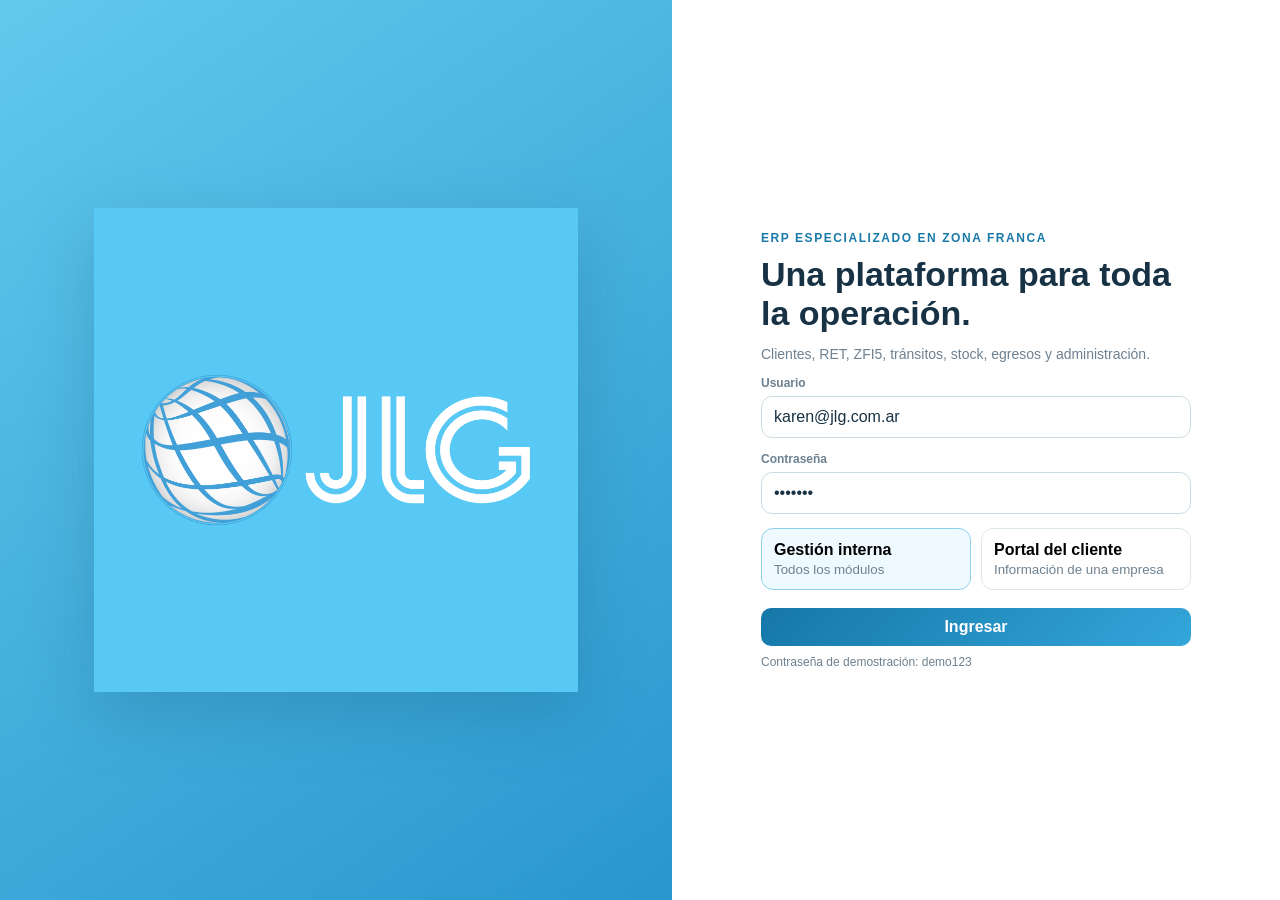
<file: index.html>
<!doctype html>
<html lang="es">
<head>
<meta charset="utf-8">
<meta name="viewport" content="width=device-width,initial-scale=1">
<meta http-equiv="refresh" content="0; url=erp-v2.html">
<title>JLG Control</title>
<script>window.location.replace('erp-v2.html');</script>
</head>
<body style="font-family:Arial,sans-serif;padding:24px">
<p>Abriendo JLG Control…</p>
<p><a href="erp-v2.html">Ingresar al sistema</a></p>
</body>
</html>
</file>
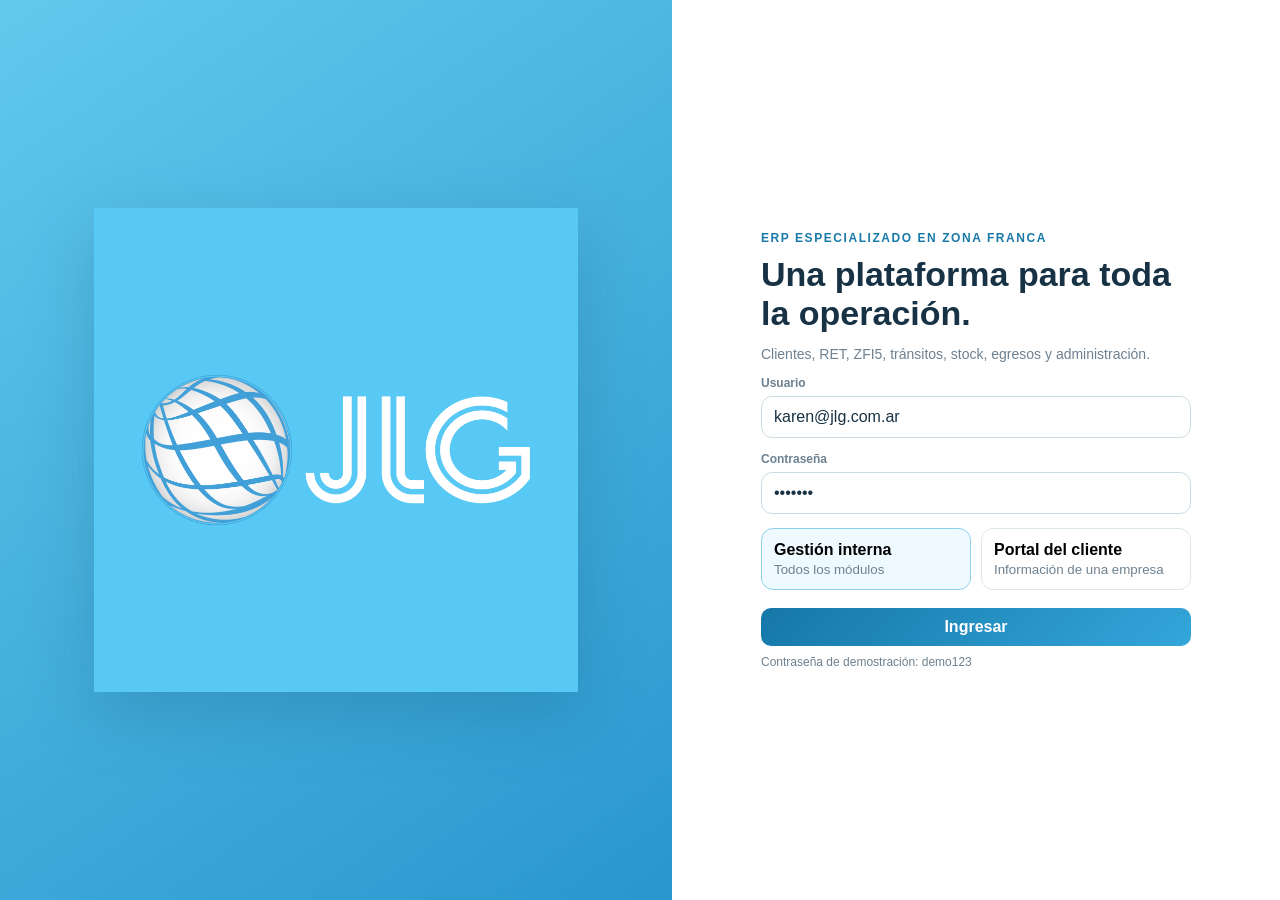
<file: erp-v2.html>
<!doctype html>
<html lang="es">
<head>
<meta charset="utf-8">
<meta name="viewport" content="width=device-width,initial-scale=1,viewport-fit=cover">
<meta name="theme-color" content="#0b2130">
<title>JLG Control · ERP Zona Franca</title>
<link rel="stylesheet" href="erp-v2.css?v=1">
</head>
<body>
<section id="login" class="login">
  <div class="visual"><img src="jlg-logo.png" alt="Logo JLG"></div>
  <div class="login-side"><div class="login-box">
    <div class="eyebrow">ERP especializado en Zona Franca</div>
    <h1>Una plataforma para toda la operación.</h1>
    <p class="muted">Clientes, RET, ZFI5, tránsitos, stock, egresos y administración.</p>
    <div class="field"><label>Usuario</label><input value="karen@jlg.com.ar"></div>
    <div class="field"><label>Contraseña</label><input id="password" type="password" value="demo123"></div>
    <div class="roles">
      <button id="internalRole" class="role active"><b>Gestión interna</b><small>Todos los módulos</small></button>
      <button id="clientRole" class="role"><b>Portal del cliente</b><small>Información de una empresa</small></button>
    </div>
    <div id="loginClientBox" class="field hidden"><label>Seleccionar cliente</label><select id="loginClient">
      <option value="EGT">EGT ARGENTINA S.A.</option><option value="Yamaha">YAMAHA MOTOR ARGENTINA S.A.</option><option value="ZMG">ZMG ARGENTINA S.R.L.</option><option value="Ferrum">FERRUM S.A.</option><option value="Cetrogar">CETROGAR S.A.</option><option value="Mondial">MONDIAL</option><option value="MRT">METALÚRGICA RÍO TERCERO S.A.</option><option value="OTR">OTR MAX</option><option value="Syensqo">SYENSQO ARGENTINA S.A.</option><option value="Prevent">PREVENT GAS</option><option value="Lilus">LILUS</option><option value="Pampa">PAMPA</option><option value="Logexpor">LOGEXPOR</option><option value="Bracol">BRACOL</option>
    </select></div>
    <button id="loginButton" class="btn primary" style="width:100%;margin-top:18px">Ingresar</button>
    <div class="muted small" style="margin-top:9px">Contraseña de demostración: demo123</div>
  </div></div>
</section>
<section id="app" class="hidden">
<header class="topbar">
  <div class="brand"><button id="menuButton" class="btn ghost menu-btn" aria-label="Abrir menú">☰</button><img src="jlg-logo.png" alt="JLG"><div><b>JLG Control</b><small id="environment">Gestión interna</small></div></div>
  <div class="top-actions"><select id="globalClient" aria-label="Cliente activo">
    <option value="EGT">EGT ARGENTINA S.A.</option><option value="Yamaha">YAMAHA MOTOR ARGENTINA S.A.</option><option value="ZMG">ZMG ARGENTINA S.R.L.</option><option value="Ferrum">FERRUM S.A.</option><option value="Cetrogar">CETROGAR S.A.</option><option value="Mondial">MONDIAL</option><option value="MRT">METALÚRGICA RÍO TERCERO S.A.</option><option value="OTR">OTR MAX</option><option value="Syensqo">SYENSQO ARGENTINA S.A.</option><option value="Prevent">PREVENT GAS</option><option value="Lilus">LILUS</option><option value="Pampa">PAMPA</option><option value="Logexpor">LOGEXPOR</option><option value="Bracol">BRACOL</option>
  </select><span id="userPill" class="pill">Karen · Administradora</span><button id="changeRole" class="btn ghost">Perfil</button><button id="logout" class="btn ghost">Salir</button></div>
</header>
<div class="shell">
<aside id="sidebar" class="sidebar"><div class="nav">
  <div class="nav-title">JLG Control</div>
  <div class="group">Operaciones</div>
  <button class="active" data-module="inicio">⌂ Inicio</button>
  <button data-module="clientes">◉ Clientes y contratos</button>
  <button data-module="ingresos">⇩ Ingresos RET</button>
  <button data-module="stock">▦ Stock y trazabilidad</button>
  <button data-module="egresos">⇧ Egresos y reexpediciones</button>
  <button data-module="operaciones">⇄ Operaciones / ZFI5</button>
  <div class="group internal-only">Administración</div>
  <button class="internal-only" data-module="facturacion">$ Facturación</button>
  <button class="internal-only" data-module="cuentas">≋ Cuentas corrientes</button>
  <button class="internal-only" data-module="proveedores">▣ Proveedores y OP</button>
  <button class="internal-only" data-module="tesoreria">◆ Tesorería</button>
  <div class="group">Gestión</div>
  <button data-module="notificaciones">🔔 Notificaciones</button>
  <button class="internal-only" data-module="rezago">⚑ Mercadería en rezago</button>
  <button class="internal-only" data-module="contabilidad">∑ Contabilidad</button>
  <button class="internal-only" data-module="tarifas">% Tarifas</button>
  <button class="internal-only" data-module="reportes">▥ Reportes</button>
  <button class="internal-only" data-module="seguridad">⚙ Usuarios y auditoría</button>
</div></aside>
<div id="scrim" class="scrim hidden"></div>
<main class="main"><div id="view"></div></main>
</div>
</section>
<script>window.EGT=[];</script>
<script src="egt1.js"></script><script src="egt2.js"></script><script src="egt3.js"></script><script src="egt4.js"></script><script src="egt5.js"></script><script src="egt6.js"></script>
<script src="erp-app.js?v=8"></script>
<script src="home-patch.js?v=1"></script>
</body>
</html>
</file>
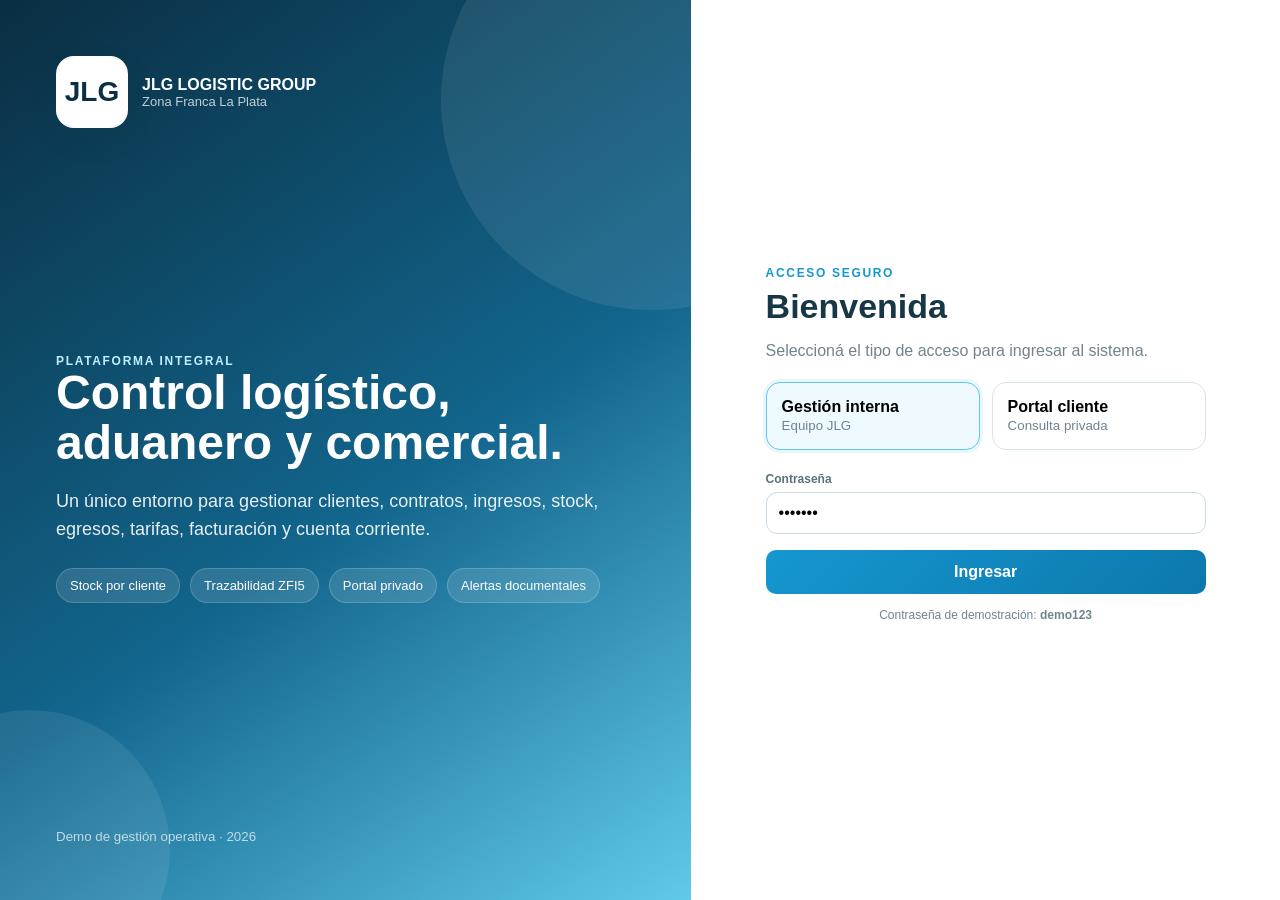
<file: erp.html>
<!doctype html><html lang="es"><head><meta charset="utf-8"><meta name="viewport" content="width=device-width,initial-scale=1"><title>JLG Control</title><style>body{margin:0;font-family:Segoe UI,Arial;background:#eef4f7;color:#173747}.load{min-height:100vh;display:grid;place-items:center}.box{background:#fff;border:1px solid #d8e5eb;border-radius:18px;padding:30px;text-align:center;box-shadow:0 12px 36px rgba(19,55,72,.12)}.spin{width:42px;height:42px;border:4px solid #dff3fb;border-top-color:#1597cf;border-radius:50%;margin:18px auto;animation:s .8s linear infinite}@keyframes s{to{transform:rotate(360deg)}}.err{color:#a73f3f}</style></head><body><div class="load"><div class="box"><h2>Abriendo JLG Control</h2><div class="spin"></div><p>Preparando el ERP completo…</p><p id="e" class="err"></p></div></div><script>(async()=>{try{const b='H4sIAEXlY2oC/719XW/byJbge34FW0m3pNuSTH3ZshwprdhO2nfiJGM7vbgdBEiJLMnsUKRCUo4dRcDcp8EFduZxBljsPjR2sYt56IeZfligH6//yf0le059sfglyUnP9sV1yCJZdc6p812nSg+/sn0ruplT4zKaucOH+NdwiTcdlGhYgntK7OHDGY2IYV2SIKTRoLSIJvVeSbR6ZEYHpSuHfpj7QVQyLN+LqAdvfXDs6HJg0yvHonV2U3M8J3KIWw8t4tJBM9lFdElntG75rh9ovdw3x61Jpw2vRk7k0uEfnz01DuFh4LvGX/+vcXz20njmT29/CSPH8h/u8JcehtEN/HOvH/h+tKzXPXJ10xc9HfDbVv9+s9WedPfgfuwuKNx29/esCdxaN8Tr399tWz1K8Om0f5/SSWeCr0b0OoJX99p7HbydLSJqw7uTXmffhHvX8aAnu0e7dAy3Hy6dCO4nE+zWf9e/32r22rs9fEICGGPc2SPNDo5BoJdxt8N7DS+J7X/om0bTnF8bbfwTTMek0tyvdbu1vVatYe5XV39Yjv3reuh8dLxpf+wHNg3q0LIa+/bNckaCqeP1zYMJ0Ko+ITPHvemfAE2D2jmd+tR4dVIbBTAXtZB4YT2kgTM5GBPr3TTwF57dvyJBBVGvHrAJEfeIfXU1XkSR78FkzhdRLaQutaIaPiEBJUscr+94l9BhtGpcOrZNvaXthHOX3PQ936NfOTNkFOLBY9cHIJczx6tfUmd6GfWbpnl1eSBfnwaOfYB/YOAZtESMPRYzL+w3G2ZvEhiN/dYk0OFGWot+61dOuCDucu6HwHW+1w8odOFc0QP/igYTFyjMwdO/xwkkQX0aENsB/qs0O12bTmv3TdKinZZhfl0Dttnt9iyj24Xr3aa1T8cwT+bX1YM5sW2ci+7u/FrhMHHp9QH+qdtOAJRCQDgSBz8tgGknN3XB6/1wTkBSxjT6QAEoTvcsPv0xnfgBrSUbyQSmdil7KpUOFNZkHMJwET0QLIKYLcJ+1/xax5vxVwu4S/4f6FvNHXjJRLnfaQFbHohp4zcBu6439/Am8udwiQy8yoOUd9LqaZ3wG5dOIvEhQAyMNuvX92Uvfh34+t0yQVviOlOvDnI2C/sWRQ4/mJJ5v9mBDrJT/7HueDa97jdFfyAwApa9VgwKu07Sq9nDpiSjJRkVrmD6EoDosoNKp8rF8QMfZd8U4gkyTAF9Nua1lH7+Fb+BmQCB8oFT5jfLNUgdzMg1V7X93RYjmvrMuGwu48E6OBjyuhK8htk9kErDAM3TS3491z5uZj/ePfCBeZ3opt/YF5/NHdcNl1kx+BDA7OAfPk04z3zcOrJMq6PGZR0YIBTeUkrWPmjCZjszN/v7+8nJyXJzs1UVH/Wb0AmIhGMbOa/1qtqU4FCSewEMutw03xLOTiv+0CKBLVgMFF2l0wGMa0xhrBr0ho4D/4NO2xaTgQh6q6M+wN4azQ6dHaCGrUcBaGuQwll/MZ/TwCIhTTAZWrIkk/VMU4fEuGxpo7U7ivr9PSCLabBpZ1ZtqffLWgBgsLq0jtgvt9HRoKDh/3yeW/FIrRYOxTtTU9vsqmnVZoiPjrxWzQhfSj4RFUYjphD6qEcOrEUQAg5z38Hp4SM2iIVCsxSf61ii4U+OA3afsKGuY6OM/2tLk7y/X2uZZq3V7gDz7FZXLhlTVxFn7PrWu4PU7KZmRyp68D6ae1TSqMloZIAlWeXbWc5RyEdZqt23xrZFO5so1kQNKcmPXzPw/EXEvBi01Xzs/[base64]/1YNMp9nnL5VA4Yfk2ApTXBqDN2IxqQ42OQKrPexJKKmwRwYZVkxmHh3w3wYU1nXFk45TK+9nf/BTAB732gAsk4d/Q3pPO1qvtNulr6tHF8j60tsskYpX4NRuE6YCxreAYcFBAfMGC/XW9jYAe7lsw030xnzSm5A5WxjT1q7jB/[base64]/xZvbPMl/6AzimJKp0aCD+EORWzBpqgWhVftdd/1c7/qrX+q1bmK+bM57tVRb5IkmsSJnh3bcT3bu5szl2w17aJ/rkY7Gvx9r6ZYepUUuA+tSf7E1sG9ixCZXE9n3cY2WhwhzeXz/XQIes94ddhFPjetNBdbu0ng0M1ajgjYI7yApSQp1jqLA+4/DLvICUXzBgm+jcu20o2wLqSMQRHyOVLNUlkEfl34g80iayjrIOP3OmSeUj78iJtS6PLWmQvC3W1RERzyHYhwGlltD1LWzJbhmEAk9voMsn2XYiLLBW69PbMPVuHpim1bZ71S9tKE8LbVRT0XRJGdevScW0D0EgCjb4XsafxlDoeU59FM6tycYDs/mZPpJlncf13CZxpZ9KlST/Mfwcsh6nctE5o21biRXynylBIvmnTHu0lI3iCbOx4Ez85eA9IPpYEb3X2KNldNZCwW4fjBUpNuQgGV8KYcJGKkX/ab+7Um+g9+i466Bk1z4y/PgfUs9O5njxZEh0ObeeKhQOC45nnj5/340ENrmY0XcAFLsfo9DJGJz04QxM+vlsQuZVzm044wCg57k5BLJMTRLN3wMK6EPwudW+ER6h5LkkKJ/FxLpci7yUGvT9p2Xv7Y/lNlgvtSQ/sQfKbMaXtSUt+k2FxHhomP4FAkFhk1Zj5Hr3hxgPwdQh6YosZDRyrD5RbuOC0w32YFc154E8DGoYyWkwnZ0FczEk7d4qyPpXoi6cak7YojlC/Xhe375vpsF3zTTHPN5tHN2r+2p08XzTHaK6+m1HbIZU4q9s0uxjiLLdylVpMwFWEVRBUtURQtcqOtrfLB+PLNIVJvtR6i77Ys2Fw/JhHa1roDX6OJX3BmvDuxL+tmqby1sCTo8PQEuv+c+6STDoJwcx3JjGkh8QJZBMOPHtzde/hDl+LfLjDV1JxdW5476HwIwzHHpQY9UqGBfYvlHfDh6AVE02CvJknfE0kpxk8yxIulz7cgSfsMa6LosPFFlGfvXh6cn5xcmg8PXvx6iWCyR6xbhjIg5LK6e91U65Gafij7xHjCVh3ixjPiPESJoGIkfS/GlBqMSEJq8iBl+SgUqtMKKiO0pB1jJNODNSpIHKu6PqyOZQLwa5aAa4ZxF4QD4YybgzLB11iOcRtAPWbw4fz4SvPuP3Ng/cMkDk/8HwDwl9iTGmIswF2hseDNKyxFeiARD5cwnSCgsCrMAKtUDOovIdAypkQuJiAll8EQK7bXz0ceQG9EOgjCFh/AMA8Swy2wgHUQHYdnmPXxtxXMMCUYDt/[base64]/sTgxr5k2MC1dWwZlIg9YwItBOyppBVzETwSS944kNOQhPz4/QKBZaIsqcmHzgMhMTZnpXhwwSgxh20YGgQsXLjAyZy1SBaAeF5RlfGOnzjUtZVC43YWYGA+3PBQjs1vH/JlhVgRHkqQ/Tmy4PD46cXDHXEt2/5EZuSSGKc+yLAxCqbwgYOUTL324+nTTNtLMptn33xCg2AxyzSf+h5YRDdu3+HQSrQFRkxThPT234nCii2cMKTmQIQP4IeUDKyy0e+vCLgKg5INQtRstWN+UqR4zO4VIceRZ4jVBEPl+kvDE8G18ZzI2WAvHWOKX/XBEv6GmhKORkpUpBZIBfVZj0VfN+igUdAogbKFmAGHca3YNx6OhwJXAHXIBCthMIRNTFlHMp8r6OE6hh3tKQ3kI264kyqDZd+TTSoTv840CrMSiwcXDQYNqovw1LepIlPSY9TVY46o68owoxK1/LywCvKJcjhKXMwWASZtX0FrafgK3ILA8cUgPmreEaocR5Fe6vskf4FbprMWaEiY3CAt2TuczEkVzXw6AJH5bsOHmGvFTuFf1SNeJz5SqfPS8AVaCQEZGySpxRI6FD02oDEJL8c+twk6XcCSl4Z/+5f/LTA8AdPu+EXakSniuu+5N4m+uc4Kc3v+17+InoXWCplXIRyDO44T0Ch3jH/8NwU9cyuMs+OLTNdaP8wHyafD/xI9MV/ijuDBjILKyifDP/4f0fExd3zWgfdx4uT28V//LPpA7wXIGAW3P3vgZui95bPLoXTjktyijfl+4Uc0F/QHYtCXAPdivgCBvCt7MBdvkk+Xv/wsur/gfuAduwZ/DiLJaf5c/k/R9RPNs1xHd9BMEJvms9i//[base64]/1ys7tj7u+gq8va/HARwIuvzo+MVtdsmKZZri08HGn2119xUFTc1g17o1wDNUL7rUbXrDngZ2EwRfsNs1cDLg1gUk/ZqiD0YdYwLF6E/fIIdaPPAeVwkgXQ+untrzP6ESAAOrn9ss8VLMSk4Xd0GjUgEGqQoLyqMTK0BBnyvSiNMl2Tk6a+p1PmB2fKSaDIolokUdrNnWYrlyhNQHY7srQbzS8gyykJottfPOPZ7a9zjTDoEWGcSL67YcinKNMWlAHHUWcQc7+3t9vt1Jt3JYO5Y+4iGfbSZOglicDVhwFuBKd/lhodxLaQGmsIcUjAk4FpNU5v/w0iuJgUgMYEtMN3H2fTFBU6ggrMVU4ISrvd7nQ69W6CDgCqY/vrpURRIsMQ7TQ7/MeOfftLARUa+9uzxIsxeEcYDmvEOHLoFOwrAbdU0QGTBNffzRHXFB26gg48OEjIBfzXbDbrrTsyRKu3Y7ZyGWJ/a2XR636+VDxbWEBbAxCCKDjBDaIoW+iMCcM4RY5dQQ4RFGn02AVaNFutVr19dz1htnPp0QTp35Yi+19AkXMKIYxvvCQxKVgCiXw342gqIryRdoX5X9KqcCMjTAq4PjDHu2a7jT4OsEhr3zwt19gaGBPzs9NOHVmn1ynXcKkELFK4GMNfgrVtLhL3xcWLM+P42e1fDi/OTg5fGN3vX5ZrLJDpl//LMagliC/eAXJhv9VhpGEXs3a/2Wt0ahCCEJa4KT/zQ+MJWFcP/h3VTVBdACfSHAhu7glRRLJQFAu0zM7YpWyuvxCnVhqni9HjZ8dnL4yT50evzgGr0TOF0ejxYw2jZktgBBeA0X6jV4xQ63dDqG02/y4Pof39okl6/OL08ejcODx+fnF2+09PXj0dnSuM/u5cx6i9KzCCC8Co1Wzs6iiREDjPBe8WLh7XzU6M0/62OBUZ8ey8meYoD82uWYTm2fHLV8fnFy/OjaNjAxnz8OTw2fGFhuyfRqej70cavt2OKaew12IoN7stDeMjOr/9FZ1+o9XRZrC5LbbMMGdQa/Z6j/NQ6zSLUAO0zl4dXrw6g2k8Pb64/fOzk0MNLzaMQqrXEzjBBWDUBr8kxuglBMNA/kVw+xtRCLVasbkTCJ1RZo4S2AgDm8Wnax7m4dMunKrT0d+/Onk+AtkyRk+BJw9fPBspbF6OTl/qk7Qn0Nlj89PpZrA54ekKNAao5wVSzV4Gqceu/35B0cbqaEl7mWXBXu9JruooxOt89PzkAtB6gdJ2dvvnU1CJ8TQ9OT47e3Wqi1tbst/urslUSK/RKhK4w7q5F7Nga1sWVOYvq0ia5lEOei2zu07bS6ECITsfnZ2OjjQ+PH3x/Iipy1jpNyWGeIUqZbfX2C9Qk0d1sx1P33oMlXlzvCsfDHaI1s1bzMY0AEIfGiMDUOHT1cJASVepNuutacYDQFcWncPzkQsRIPXITxRCfp6y18346AyQBXcMAtf+bq8DIZMy1ZoXaS+g+1ZXdY/TUQBaJwatSDNyaM1eDrQyA3NjzIjnzBcuLYS22emBz6aBS6bEJhLW9hawNvdjWJnCEYA1cwDTAwTjp4Xr+BlnSMDV0d2dNA2bu9vAtRfDJTQUh0x34hVkL6zFXMT4mAUlRXA1e3vdRldBxqMGSa/mNnPb7MZwSRXDAWv1cgCLOa9oCvc7IEMFM9jUZhBEw6WRwVZUyiyVUxabIajN84IDmVJgadmXmI8pq5SlSkg8GISDoVyHa4DiDG7YohTwZyWsHhgibSF2vj6olO+L63L14N5k4fGcOCuDqlxVl/z168F5FDjeFFoakf/M/0CDQxLSShXLrAxrcN1wPMtd2DSslK+E/1399ElvJtwpTrXOOTlSrXasMqqPyv67cj8xABA5/cWY2Qh8GyBPvj4H9ky/7rOwLd0aCOuZhjFO0kD/WOJShlDGm/[base64]/[base64]/ocmCN5LxRxKNr5zIc1IKJoOTu+qDGWE/eMmWtijUG0veB3zJHiLeBI1XguXzT8PbupiRy8aLzgdzWRPhetj/ldTeTBReuI360OKoDQaw3RN58+pXCqVqoZ6quHFalvw0FSPGvA7YOMIAkiMk9tEDYCai8sWqmQ2nV1MCTfXjfYk5pZBRcu9/msDQ8PhP4HjefR4PuL02cDjZHLfLWrXMPYAhlEVV9gFYwo+7jhFQmsbCSgFi9GKVe/TfA5ljMYvOAquWbHdoy+m6cXdNgad2n4CostgNsNGDrkK06i8IQvmz5YMiwLRLq6Sq2vwvthw6XeNLpcGViBwpNRHAFcWymqJFkP5Q9Y2YXEQUdFK46RMM7aAOAT55ralWZ1Zcz++msaLhW0IjmZk/PZwBwJUYau5tI3CzMgpdVvs9/JEOuMvl84NEDSg1ftzPBN/3PBOieu7ccQZWnE1DdwesIAcMfpKwBUuE7ffANWQbhaCD9T9TnMzf0vYPAsD4jVLsZT8PmmFfOYc1tqPT5TlZCmQ7IlUdGPZQVtVTM1Dxw/cFD54IzDgwdL7n1hHnFBXOcjhr5VocGz85YQMiaRbFGsNLxYcIGBuQNEWbFYQJDRZacNQ1Te3P5sWEBaVvLFi5SuaGCEC8OmERAGoyoK8wBf5NgaNiJ6Rbm0MZE235ObuDRMLtWJ5daYIbCYI6Co5eAFMdLb/[base64]/1pWPgE8F2/Nt+sWGEQAxsbmm9WXydrFXXnTJRt503XHhN7RiXxkBc0y05xRTlTAqk740X6hs3bVoomZz5v/5sLMwNzMPOvhMIOUbKE7cSJTZYNYFUOX+Kf+qru4weUf6Y8QFDnEOT5qZIdMKP4+AJ3EVXCRojLLxWz1q1KtN4ejB3Pfuon/B3tGxwx3yGOtzjheUx4A//wuuYowMu4ug+u8Z6XqoqbC1nyoVpGuEoLaiBueTV2LFnsIJuEn6EamI0W18dM+/HbHQRiRwLEKq3BHZehGmNeBqaN3CXiF6BJZLM2zoUN8EY5G8p2bBRJvVWiUaTxko0yE5dsZY5QsmnW1u+5XeE2lVbFE8RH48pPnyT8MPUu8u+g1Isr+3CPAZhyB31XVrRpY2mN6gf7ZCSBf/nMFUQcwpnnHu8a9zOvJAqc0RGMXNOdEq30uMbVs+R99qEt/TxldyDOLNfeZmVBFj/yGjiPfpClot8azxf0yo/LWoU8vC30c9t38XMVojxRkvXX9KRA1kFinpBIsUj/Nu32gLUXOh4cDiLNyee6c4dyOgxfLoJvD7RcwEW/Ti7YFsIdV8kYyvR+tnN8qpyCtd5xEeBimRnJHec9CyGP/ecAWNUFo/5RFUuudTm3NwFi75pMHvDK4MeL0CJajX+mXpg/OacksC5LBjvW4dJ3QeIGpTPyEZ2B0EcpqRmHr04ugOxiLdsvDfVyVt4v146GnNMF1tBl667l4yeMmqr0WhYog7/qs2lNVUf/ILk0XWKtmCL7CWeRwoLqvGrykFmlUjzz3EppbJC0128PMHWq1AOwgO/By9a7QQXiD1Gh7gcziNJZjlWjN3uXTcWAc5bQhQcyGRtTiXd7iQexJN/N5BLD39+q4szHN0LaVUMsR6rph1jtxpbzmgfZuqnl6wyJrpG1VMM2dtbS7CyzqSrrOS7eaIBvcXW5igVQWUergbUmWXtpKW1VzXsoNELimdXgxSeZNlZ8skoNymPZFUvtYrXJCqur8QYNeuplTqtVjCLvGYtKsjjlWDdqO1FdbNjgXh/KAPbh2KvScDQOEtXZOQ7CFiY+waoqqfV+kCMJTPqTawq1ySBXEtirIudlD3IUNPBE5av3nz695rxQ4xNaU1SrCUK9EbgY5dRqRpz0f1+tfvNN5avJp0/x7IPOn1R1ceYyV65qrktSGKvMB+Z04NsswoQ7nPN0XR62oU1eOhFboH1EyjtOxjp2tVrNaA/2LjwSM2WlqOvZ3PgBqwwG8NqnT0tepSXLs9ZXZOWU6umVWBuLr+CNzy69UgVX5dX6RKdjPyo/cUDXQrCk9i6V+8zTxPhJttTKR8zpQftIMUz31TY+ZvpwV5++DQ6L0Jm+wzfzXU7uauLO30O5S+AH372iwRY+Zis38wRRHocSpgL8PbYbDyM/7U21xTXpOSSsf8pxEJZa6do8X4AbjaLPmILN/UzZgMJPhebL/xqYZs23XD0Wuy4pd0U5Egl7kXIyOKdlmlVBaObJiUdSn6TcEh2s2Goas9ufryEiWYOdNCul4fq9sTFzSGueSJJtyyLC3WNioryCYgJK2Vj9/3DtNDAT3sga2qGZzmMN3cEpxk4ouTsgF+e/c3Ej2+D2vPHX31ApuXRKfkqjl/Dmnx0/rWOBQb3RaJRyeIJvYlf7Jo+SWVpi/7TwojTv8S2GYHRpyZgt3MiZKy9gK9ZTwbhUjGRr9cSzNOsmRPhMKdqyZE6mjVeBZx7odTDbzMYpIGOv5RLl42XGAiuXVS24JLF5WOlGF/E2cyXzOPucVUiptHLl62pxJ8rw5svI7S+ew3dnE1UJU9xZbLfz1TjQ2zUC/ycfGM/hhYH5nWGdqbm9uhNKWXCd2CcpeE6eCJoUm5EF3heEo3q+qIZLI5FjsTier0mqjDk8DDDW5wt4uv0XcieHyV2nLw70N6SnQnJFZX7q6QLwxaCfzMZO8b5BtgnzKXMLArkvHVdh2J7tzL7MdMCrOSmpkHeZqEsS/iNWyPD6ghX7PIY39TVbGFHZPmPKcGE5hQAPzxD7vajH1qGSW34b5eyK+tnxxcbMorYREpy6QyA9AXMIDAZzy7Ufbi5O6kO2NgZ2T5zVgG8ge2CHoEgKvDuWTL90QpZ1c7/Ep2s2DO7W2TEM22rO/B3xKt8ha5HYYmmh2bn9bYaHXgDaUZxlLzY+sjhVF1atuxHbA8GX/XDHVFBgqFn5q1E38k4Dyev3CUU3Xq5QMeUUBM7YzzVjWNyX18kFO7YSpAIASynZnLdfkohx6A5wDBYR+flfbNRULZjhJMuxfbrbTfEIQmpwMI3DBvsom/TDzcG69c6bE9HHSUEfzhZ9nJ4c7hxdjAyA5Oyi2HfImzm+MA9kfAmKBjjccIH8d3A/ij2bhA1QPcZqWdPQ+ixtUMBcXUT0DLdd/8BugpTSyJ6YACQ8Y4snuYq/xRT/Zn4pNhrSwfcx/MTThSCEwGNrsNYA19fZbugUSxWuWugVBYe+gy4q+qkEz7YJKOc1g0p+WbPgPTyxsTh6IlfeUC5vf8Gj3LBoezHm1+u7+EHTzjyukHG5vte7yHhpk5U2XvhYTUsio8PSPQH7AllOFg998w0+cLIPHpWLgD/KVEDgwippGMexQZkvKJBlTtj5MHE1ROxoiOX+cr+cX8IwPKJjKv126GM2hmknXKjDfnK6ZF+rjP2UVaHrLSh7C22nPL8FQKfXeKQNMgjLfOgHCmmnDtVYqUktnrKaQeQiLaiNhVqeLUqYyMkrfXA82/+A5597UaVaYpFzgJi/PHqyxgVSUhx/cHxt0WLrnK2lWLPwkqM32cp37npLMSVqEJyDc6FFbnH1D68Q58U/Wxx6w4ZPHXpTtPKy0SV4i9m0jVkUDe2I29jtFnzi/SKZR2J7U6Zd7RDacsknLkMoJQsZklWXeSs+2jxm1nHYZ9pbiHZ2BYe/5Uwq6kXpEVczLbnfZhLtmrSqNHsSzrwsuzXIDPcoCwD7EtOo4SCDWDIhn6SdtmjKcvIvxj/BdPBPwsp1desUvIXF+KoK3GJtIbaxIgYsDBc5+XgaE/pbLznJBgqiOnijqhNHkoCye4kVQWQW2zAwAU7AksAYJrvxA14/c4OrLGh6MXTQD3Ariha+l5ECU6epo1A+I2g490FTOtHCjoH9spiBiZC/[base64]/BlenJ17CcBoEx3JE2ehnQnMMM0p4CsVSeT9wfuYuA5G6cQ4wXkBLn/DTyHP1lYp3fWL/WIkXNdFKKL2l7JdoBZWTsBuvwe3y6AfjnEaVDbugrKos/WOFfdWqVseqfKrr/A1ZaZiUwWfAHwgUEuELMHoqfBGd5EQvhcEIPwg03mjXMGI7gTE34RK7JgLJ2FJQ7YrYuNyc8giEo8CO26L2YLk6YMUcchUbqLUEp+gr8fw1I+WbavJ2IDdIS+qzbT3smdoSreoo4/3Mcjcz28tsir3K1w32r9imLPyJ1UFywIbs49vBtbpOv8M6xxfYRfrprI2PZu3Vpp02mSPLwNs41yscsUI+xO3FXPdgynlGPFkeqdf7ErZ+a+OC8+Y45vcutz2RiUlx/xiY0g+LC23F3pncYlus3rW06qHcoqCkbynIX/3PKcdlPJNskmyxRTFudhPQ+trc/[base64]/wQRC4lzQPQKSEEI/42qZTipIxcbtJzMp9d0oIOw+3PLq/n/+I4hm0EFZGMkd1chVvRcf7jzdWJUIfN5dp451xQPTc5wp7FmZHhSFtDzVSPCKWaaj/Ob9ZOxPhWBJFb1UyIbYwYWYG9B2/Ryasefr9ADzC6KSVDJLVe080NKG5/IWFOZza5CQs6auZ2BD6+HxiHJ0/yljicSVFfhZFOvOycN0kBFo6mUlfQzfMMzVNr0+e3v2zIRm2Ia/A35xb4qwNMf+DeK3aPUplzymjBGoFicRH1JA8755s5Dnki+vZncJhDka24YaPwc8z/9g//PW/sv/3D/2gUZdqTsGvaMvkAs2ApiWM5ME0opZue2v+vVzAmuqxsqmEUZycUDFOtvR+Imkn+Bmf0+LGtP0bWjR8B7+kP4TZ+BlykP4Nb9YwdoSEqIwa8fgXpkTit8RGv5ui//4P9B37JvlLFGQMY7A8VrVpjB9id98yCyYHo/1v1wrcAwoEiQk7k8BY1rtzzLdZSswo313nkboXwumLn0c4v1lbOifxC14L8I1XGjTuES2qrsECqFtfX6HuaZHei2qWSrGbBmpe1natXN3Q/UlGqpemRtV0D6Wt823JOf0CfC5wyjeaxX5rqkNGS98mmOQVqgrj53t5Wh7KzI3gdLeWZrL8wnuOx4Ja7uKHGlITCRp8fPx+djwzPMcRhOb7c7Al+Bx7Lnt0TJo5c2JiMFecg6wtK4ANhvZ7zMS7YqRkzXp2U3gJGwzndagfYEDd8EZF9uMvK0J0jKlnWJvdWiIKy/P0S5+I3KeTLHEt9O4UtnF+J6TY7K3LPnCnaYKFvScjZpBBXuxXIgShOS3ylySY37uoZ53C9fCy12ULodHbA1aOy2hoNrvZPEEX34xf4SVOP2OGfZm3f3FEnweIhndPb3zwt1yQPMloXi4Fo2Lh3/0tirYwciENGNsqBfmg3X4Zlv1NjU03kRMp1zOvXlD/PZWIGDWOW9CuMBITnfrdIQAiOGHsLl/9OJ4KMZMdBwRES7War1wH7l9mO9yI+sTq59++zdhIK8ttYSRkWgNLb3+t080D5Ix6vtuHHa9YPrwqJYSLHgV8AAD/vLjv+MT8uySYG7iV2v5AGodiWSdJ0aBbtiFS/[base64]/OE3tUYBGyJ83cpRLniGIpzBTXcuSGEbGSFRuEfq7ROePVoGh2ALrtqni8K2ftSL/TJv2EBkkpXDZvRVvYsUDY55ukxbEJX6z3sxAIDioC4kQ46V+6hZ4f5MQPTsqzORKMxGLZl53YxIeka43WHU1HSi/b2hbvt6k9mniKybqNma/F8Slv1ufDtQL5OIs99eMa+erq3rq8O8rj2hHu8LFYwZSn9wUQ0V3Fp/dVqwf62X7EtuNHB0wtxAjgrbYplv0sGwyUPRmQ/54LVytfaRmfVfXgHn6v/RpZujxTVEvJXzWTuRPsRfzYV1mqWDpQfbEfJQOAaQMLCw7Fkadl/ffDIG4VOwwaZXgvSxABdFUc9blKHcmqxspZVGbtCUowOqoe8R0ynyfeyAzLXlI/B4bVUhoqmWx18pf3IKhJ/zhYmc9U/MteG3pMovttGXemJ38HEgbZ/Ntg5bXrSfEPFxUzaB4T6WlDfV/2c55z3J4DD4rO1I13r9xL8R9M5THo0egZK3dFo/uO3oD9g94pZ1jagBYE8dhj+9ezLM4YHMVesoufWdmXB/0AY2ApAPgKn3dO5xaKCB0ITRXlbV0/wB+a5T+GBJaVO0CX0cwd3vt/v7W/N+GTAAA=';const raw=atob(b),u=new Uint8Array(raw.length);for(let i=0;i<raw.length;i++)u[i]=raw.charCodeAt(i);const html=await new Response(new Blob([u]).stream().pipeThrough(new DecompressionStream('gzip'))).text();document.open();document.write(html);document.close()}catch(x){document.getElementById('e').textContent='No se pudo abrir el sistema: '+x.message}})()</script></body></html>
</file>
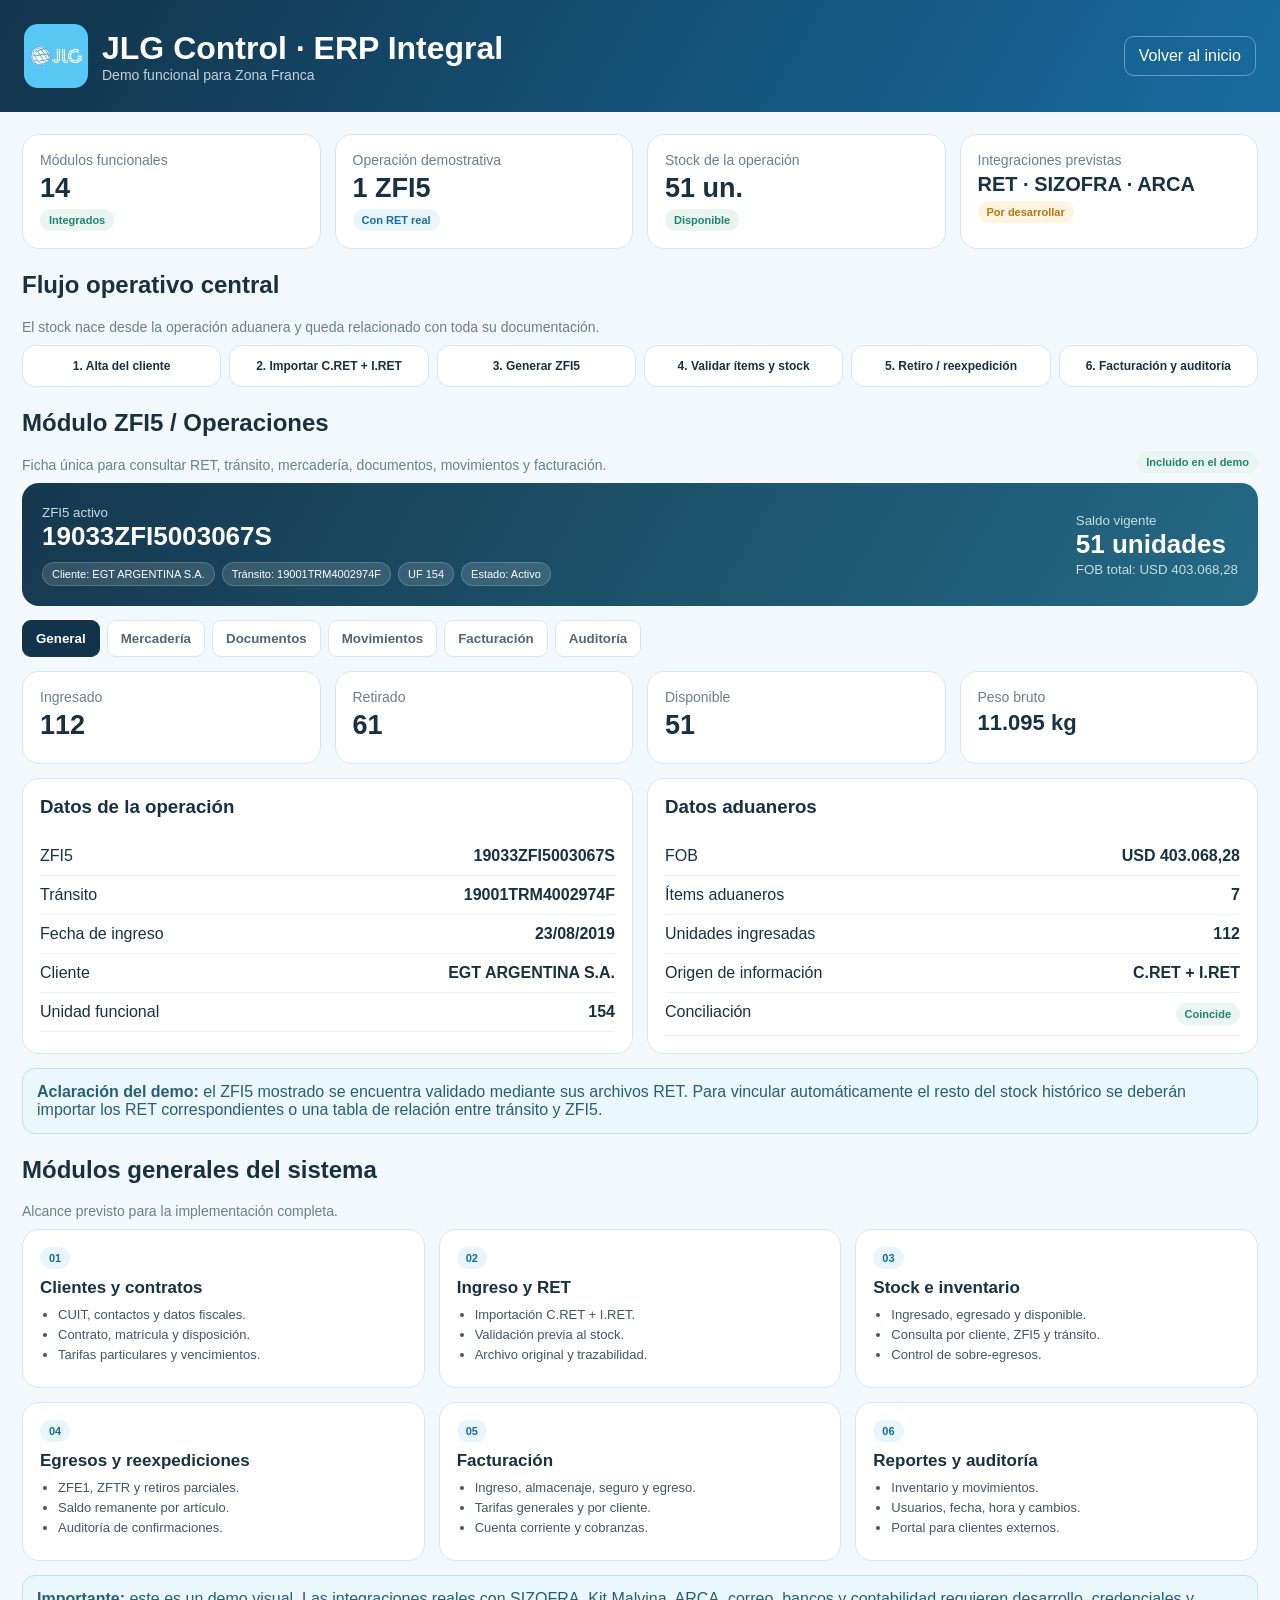
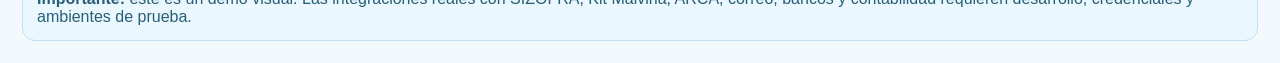
<file: sistema-integral.html>
<!doctype html>
<html lang="es">
<head>
<meta charset="utf-8">
<meta name="viewport" content="width=device-width,initial-scale=1">
<title>JLG Control · Sistema Integral</title>
<style>
:root{--sky:#58c2e7;--blue:#3599d4;--dark:#12344b;--bg:#f2f8fb;--line:#d8e7ef;--text:#183142;--muted:#6b7f8d;--ok:#23856b;--warn:#b47712;--bad:#b84949}
*{box-sizing:border-box}body{margin:0;font-family:Segoe UI,Arial,sans-serif;background:var(--bg);color:var(--text)}
header{background:linear-gradient(120deg,var(--dark),#176c9f);color:#fff;padding:24px}.wrap{max-width:1280px;margin:auto}.content{padding:22px}
.hero{display:flex;justify-content:space-between;align-items:center;gap:20px}.brand{display:flex;align-items:center;gap:14px}.brand img{width:64px;height:64px;object-fit:cover;border-radius:14px}.back{color:#fff;border:1px solid rgba(255,255,255,.35);padding:10px 14px;border-radius:10px;text-decoration:none}
.sub{color:var(--muted);font-size:14px}.hero .sub{color:rgba(255,255,255,.76)}h1,h2,h3{margin-top:0}
.kpis{display:grid;grid-template-columns:repeat(4,1fr);gap:14px}.card{background:#fff;border:1px solid var(--line);border-radius:17px;padding:17px}.value{font-size:27px;font-weight:800;margin:5px 0}
.tag,.badge{display:inline-block;padding:5px 9px;border-radius:999px;font-size:11px;font-weight:800;background:#e8f6fc;color:#176c9f}.ok{background:#e8f5f1;color:var(--ok)}.warn{background:#fff4df;color:var(--warn)}.off{background:#eef1f3;color:#667985}
.section{margin-top:22px}.section-title{display:flex;justify-content:space-between;align-items:end;gap:15px;margin-bottom:10px}.grid{display:grid;grid-template-columns:repeat(3,1fr);gap:14px}.grid2{display:grid;grid-template-columns:1fr 1fr;gap:14px}
.flow{display:grid;grid-template-columns:repeat(6,1fr);gap:8px}.step{background:#fff;border:1px solid var(--line);border-radius:13px;padding:13px;text-align:center;font-size:12px;font-weight:700}
.module h3{font-size:17px;margin:9px 0}.module ul{padding-left:18px;margin:8px 0}.module li{margin:5px 0;color:#456;font-size:13px}
.zfihero{background:linear-gradient(120deg,#15384f,#246985);color:#fff;border-radius:17px;padding:20px;display:flex;justify-content:space-between;gap:20px;align-items:center}.zfihero small{color:#c6dde8}.zfihero .big{font-size:26px;font-weight:800}.pills{display:flex;gap:7px;flex-wrap:wrap;margin-top:10px}.pill{padding:5px 9px;background:rgba(255,255,255,.13);border:1px solid rgba(255,255,255,.18);border-radius:999px;font-size:11px}
.tabs{display:flex;gap:7px;flex-wrap:wrap;margin:14px 0}.tab{border:1px solid var(--line);background:#fff;padding:10px 13px;border-radius:9px;cursor:pointer;font-weight:700;color:#526674}.tab.active{background:var(--dark);color:#fff;border-color:var(--dark)}.panel{display:none}.panel.active{display:block}
.row{display:flex;justify-content:space-between;gap:12px;padding:10px 0;border-bottom:1px solid #edf1f3}.table{overflow:auto}table{border-collapse:collapse;width:100%;font-size:13px}th,td{padding:10px;border-bottom:1px solid #e5eef3;text-align:left;white-space:nowrap}th{background:#f3f9fc}
.docgrid{display:grid;grid-template-columns:repeat(3,1fr);gap:10px}.doc{padding:13px;border:1px solid var(--line);border-radius:10px;background:#f8fbfc}.timeline{border-left:3px solid #d7e8f0;margin-left:7px;padding-left:18px}.event{position:relative;padding:0 0 18px}.event:before{content:'';position:absolute;left:-25px;top:2px;width:11px;height:11px;background:var(--sky);border-radius:50%;border:3px solid #fff;box-shadow:0 0 0 1px #cddfe8}
.callout{padding:14px;border:1px solid #bfe0ef;background:#eaf7fc;border-radius:13px;color:#285e78;margin-top:14px}
@media(max-width:1000px){.grid{grid-template-columns:repeat(2,1fr)}.kpis{grid-template-columns:repeat(2,1fr)}.flow{grid-template-columns:repeat(3,1fr)}}
@media(max-width:650px){.grid,.grid2,.kpis,.flow,.docgrid{grid-template-columns:1fr}.hero,.zfihero,.section-title{flex-direction:column;align-items:flex-start}.content{padding:14px}}
</style>
</head>
<body>
<header><div class="wrap hero"><div class="brand"><img src="jlg-logo.png" alt="JLG"><div><h1 style="margin:0">JLG Control · ERP Integral</h1><div class="sub">Demo funcional para Zona Franca</div></div></div><a class="back" href="index.html">Volver al inicio</a></div></header>
<main class="wrap content">
<div class="kpis">
<div class="card"><div class="sub">Módulos funcionales</div><div class="value">14</div><span class="tag ok">Integrados</span></div>
<div class="card"><div class="sub">Operación demostrativa</div><div class="value">1 ZFI5</div><span class="tag">Con RET real</span></div>
<div class="card"><div class="sub">Stock de la operación</div><div class="value">51 un.</div><span class="tag ok">Disponible</span></div>
<div class="card"><div class="sub">Integraciones previstas</div><div class="value" style="font-size:20px">RET · SIZOFRA · ARCA</div><span class="tag warn">Por desarrollar</span></div>
</div>

<section class="section">
<div class="section-title"><div><h2>Flujo operativo central</h2><div class="sub">El stock nace desde la operación aduanera y queda relacionado con toda su documentación.</div></div></div>
<div class="flow"><div class="step">1. Alta del cliente</div><div class="step">2. Importar C.RET + I.RET</div><div class="step">3. Generar ZFI5</div><div class="step">4. Validar ítems y stock</div><div class="step">5. Retiro / reexpedición</div><div class="step">6. Facturación y auditoría</div></div>
</section>

<section class="section" id="zfi5">
<div class="section-title"><div><h2>Módulo ZFI5 / Operaciones</h2><div class="sub">Ficha única para consultar RET, tránsito, mercadería, documentos, movimientos y facturación.</div></div><span class="badge ok">Incluido en el demo</span></div>
<div class="zfihero"><div><small>ZFI5 activo</small><div class="big">19033ZFI5003067S</div><div class="pills"><span class="pill">Cliente: EGT ARGENTINA S.A.</span><span class="pill">Tránsito: 19001TRM4002974F</span><span class="pill">UF 154</span><span class="pill">Estado: Activo</span></div></div><div><small>Saldo vigente</small><div class="big">51 unidades</div><small>FOB total: USD 403.068,28</small></div></div>

<div class="tabs"><button class="tab active" data-tab="general">General</button><button class="tab" data-tab="mercaderia">Mercadería</button><button class="tab" data-tab="documentos">Documentos</button><button class="tab" data-tab="movimientos">Movimientos</button><button class="tab" data-tab="facturacion">Facturación</button><button class="tab" data-tab="auditoria">Auditoría</button></div>

<div id="general" class="panel active">
<div class="kpis"><div class="card"><div class="sub">Ingresado</div><div class="value">112</div></div><div class="card"><div class="sub">Retirado</div><div class="value">61</div></div><div class="card"><div class="sub">Disponible</div><div class="value">51</div></div><div class="card"><div class="sub">Peso bruto</div><div class="value" style="font-size:22px">11.095 kg</div></div></div>
<div class="grid2" style="margin-top:14px"><div class="card"><h3>Datos de la operación</h3><div class="row"><span>ZFI5</span><b>19033ZFI5003067S</b></div><div class="row"><span>Tránsito</span><b>19001TRM4002974F</b></div><div class="row"><span>Fecha de ingreso</span><b>23/08/2019</b></div><div class="row"><span>Cliente</span><b>EGT ARGENTINA S.A.</b></div><div class="row"><span>Unidad funcional</span><b>154</b></div></div><div class="card"><h3>Datos aduaneros</h3><div class="row"><span>FOB</span><b>USD 403.068,28</b></div><div class="row"><span>Ítems aduaneros</span><b>7</b></div><div class="row"><span>Unidades ingresadas</span><b>112</b></div><div class="row"><span>Origen de información</span><b>C.RET + I.RET</b></div><div class="row"><span>Conciliación</span><span class="badge ok">Coincide</span></div></div></div>
</div>

<div id="mercaderia" class="panel"><div class="card"><h3>Mercadería vinculada</h3><div class="table"><table><thead><tr><th>Artículo</th><th>Ingresado</th><th>Egresado</th><th>Disponible</th></tr></thead><tbody><tr><td>EGT/JS31</td><td>10</td><td>10</td><td>0</td></tr><tr><td>30000050</td><td>2</td><td>2</td><td>0</td></tr><tr><td>30000022</td><td>10</td><td>2</td><td><b>8</b></td></tr><tr><td>S/MO</td><td>9</td><td>3</td><td><b>6</b></td></tr><tr><td>BANK END ADVERTISING</td><td>3</td><td>0</td><td><b>3</b></td></tr><tr><td>40001471</td><td>30</td><td>0</td><td><b>30</b></td></tr><tr><td>JP 6242</td><td>4</td><td>0</td><td><b>4</b></td></tr></tbody></table></div></div></div>

<div id="documentos" class="panel"><div class="card"><h3>Documentación asociada</h3><div class="docgrid"><div class="doc"><b>C.RET</b><div class="sub">Carátula importada</div><span class="badge ok">Disponible</span></div><div class="doc"><b>I.RET</b><div class="sub">Ítems y subítems</div><span class="badge ok">Disponible</span></div><div class="doc"><b>Tránsito</b><div class="sub">19001TRM4002974F</div><span class="badge ok">Vinculado</span></div><div class="doc"><b>Factura E</b><div class="sub">Adjunto y validación</div><span class="badge off">A incorporar</span></div><div class="doc"><b>Packing list</b><div class="sub">Repositorio documental</div><span class="badge off">A incorporar</span></div><div class="doc"><b>Fotos / comprobantes</b><div class="sub">Archivos operativos</div><span class="badge off">A incorporar</span></div></div></div></div>

<div id="movimientos" class="panel"><div class="card"><h3>Historial</h3><div class="timeline"><div class="event"><b>23/08/2019 · Ingreso</b><div class="sub">Alta del ZFI5 y generación de 112 unidades.</div></div><div class="event"><b>Retiros parciales</b><div class="sub">Egreso acumulado de 61 unidades.</div></div><div class="event"><b>Saldo actual</b><div class="sub">51 unidades disponibles asociadas al mismo ZFI5.</div></div></div></div></div>

<div id="facturacion" class="panel"><div class="grid2"><div class="card"><h3>Conceptos de ingreso</h3><div class="row"><span>Balanza</span><b>Aplicable</b></div><div class="row"><span>Digitalización María</span><b>Aplicable</b></div><div class="row"><span>Ingreso ZFI5</span><b>Aplicable</b></div><div class="row"><span>Verificación</span><b>Según canal</b></div></div><div class="card"><h3>Conceptos posteriores</h3><div class="row"><span>Almacenaje</span><b>m³ / día</b></div><div class="row"><span>Seguro</span><b>Sobre CIF</b></div><div class="row"><span>Manipuleo</span><b>Según retiro</b></div><div class="row"><span>Reexpedición</span><b>Según operación</b></div></div></div></div>

<div id="auditoria" class="panel"><div class="card"><h3>Controles automáticos</h3><div class="row"><span>Cantidad informada en RET</span><b>112 unidades</b></div><div class="row"><span>Retiros acumulados</span><b>61 unidades</b></div><div class="row"><span>Saldo calculado</span><b>51 unidades</b></div><div class="row"><span>Vinculación con tránsito</span><span class="badge ok">Correcta</span></div><div class="row"><span>Estado de conciliación</span><span class="badge ok">Coincide</span></div></div></div>

<div class="callout"><b>Aclaración del demo:</b> el ZFI5 mostrado se encuentra validado mediante sus archivos RET. Para vincular automáticamente el resto del stock histórico se deberán importar los RET correspondientes o una tabla de relación entre tránsito y ZFI5.</div>
</section>

<section class="section"><div class="section-title"><div><h2>Módulos generales del sistema</h2><div class="sub">Alcance previsto para la implementación completa.</div></div></div><div class="grid">
<article class="card module"><span class="tag">01</span><h3>Clientes y contratos</h3><ul><li>CUIT, contactos y datos fiscales.</li><li>Contrato, matrícula y disposición.</li><li>Tarifas particulares y vencimientos.</li></ul></article>
<article class="card module"><span class="tag">02</span><h3>Ingreso y RET</h3><ul><li>Importación C.RET + I.RET.</li><li>Validación previa al stock.</li><li>Archivo original y trazabilidad.</li></ul></article>
<article class="card module"><span class="tag">03</span><h3>Stock e inventario</h3><ul><li>Ingresado, egresado y disponible.</li><li>Consulta por cliente, ZFI5 y tránsito.</li><li>Control de sobre-egresos.</li></ul></article>
<article class="card module"><span class="tag">04</span><h3>Egresos y reexpediciones</h3><ul><li>ZFE1, ZFTR y retiros parciales.</li><li>Saldo remanente por artículo.</li><li>Auditoría de confirmaciones.</li></ul></article>
<article class="card module"><span class="tag">05</span><h3>Facturación</h3><ul><li>Ingreso, almacenaje, seguro y egreso.</li><li>Tarifas generales y por cliente.</li><li>Cuenta corriente y cobranzas.</li></ul></article>
<article class="card module"><span class="tag">06</span><h3>Reportes y auditoría</h3><ul><li>Inventario y movimientos.</li><li>Usuarios, fecha, hora y cambios.</li><li>Portal para clientes externos.</li></ul></article>
</div></section>

<div class="callout"><strong>Importante:</strong> este es un demo visual. Las integraciones reales con SIZOFRA, Kit Malvina, ARCA, correo, bancos y contabilidad requieren desarrollo, credenciales y ambientes de prueba.</div>
</main>
<script>
document.querySelectorAll('.tab').forEach(function(btn){btn.addEventListener('click',function(){document.querySelectorAll('.tab').forEach(function(x){x.classList.remove('active')});document.querySelectorAll('.panel').forEach(function(x){x.classList.remove('active')});btn.classList.add('active');document.getElementById(btn.dataset.tab).classList.add('active')})});
</script>
</body></html>
</file>
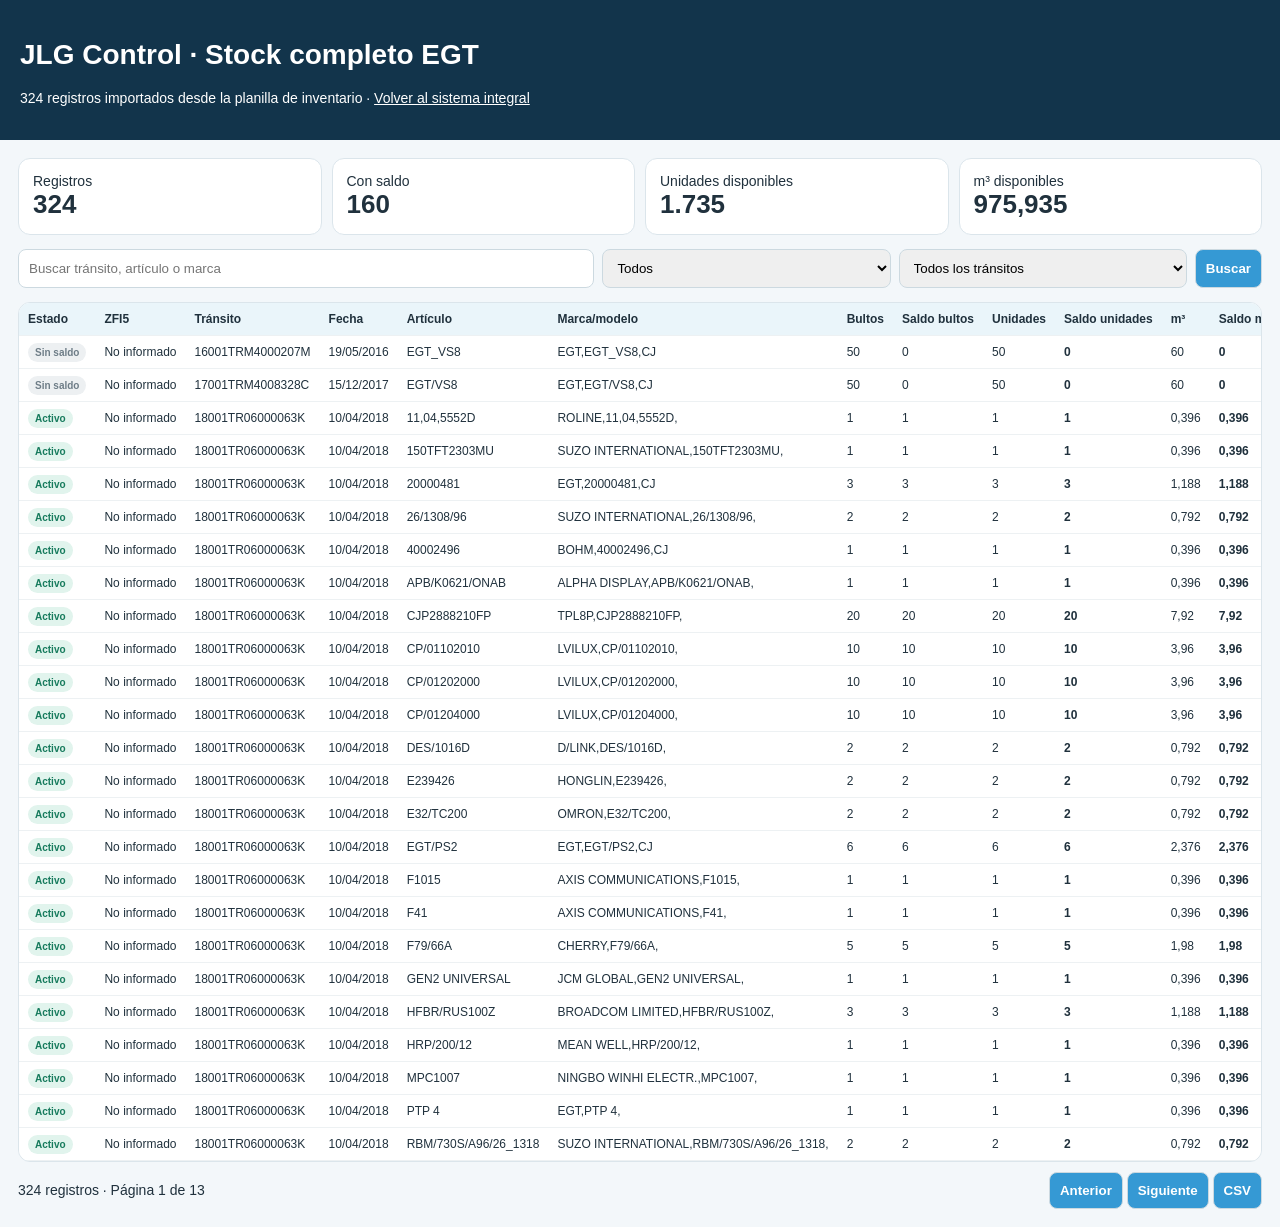
<file: stock-egt.html>
<!doctype html><html lang="es"><head><meta charset="utf-8"><meta name="viewport" content="width=device-width,initial-scale=1"><title>JLG · Stock EGT</title><style>body{margin:0;font:14px Arial;background:#f3f7fa;color:#20313d}header{background:#12344b;color:#fff;padding:20px}main{padding:18px;max-width:1400px;margin:auto}.k{display:grid;grid-template-columns:repeat(4,1fr);gap:10px}.c{background:#fff;border:1px solid #dbe5eb;border-radius:12px;padding:14px}.v{font-size:26px;font-weight:800}.tools{display:grid;grid-template-columns:2fr 1fr 1fr auto;gap:8px;margin:14px 0}input,select,button{padding:10px;border:1px solid #ccd9e0;border-radius:8px}button{background:#3599d4;color:#fff;font-weight:700}.tw{overflow:auto;background:#fff;border:1px solid #dbe5eb;border-radius:12px}table{border-collapse:collapse;width:100%;font-size:12px}th,td{padding:9px;border-bottom:1px solid #edf1f3;text-align:left;white-space:nowrap}th{background:#eaf5fa;position:sticky;top:0}.p{display:flex;justify-content:space-between;align-items:center;margin-top:10px}.b{padding:4px 7px;border-radius:99px;background:#e1f4ed;color:#177b5d;font-size:10px;font-weight:700}.x{background:#edf0f2;color:#6e7d87}a{color:#fff}@media(max-width:800px){.k,.tools{grid-template-columns:1fr 1fr}}@media(max-width:520px){.k,.tools{grid-template-columns:1fr}}</style></head><body><header><h1>JLG Control · Stock completo EGT</h1><p>324 registros importados desde la planilla de inventario · <a href="sistema-integral.html">Volver al sistema integral</a></p></header><main><div class="k"><div class="c">Registros<div class="v" id="k1"></div></div><div class="c">Con saldo<div class="v" id="k2"></div></div><div class="c">Unidades disponibles<div class="v" id="k3"></div></div><div class="c">m³ disponibles<div class="v" id="k4"></div></div></div><div class="tools"><input id="q" placeholder="Buscar tránsito, artículo o marca"><select id="e"><option value="">Todos</option><option value="1">Con saldo</option><option value="0">Sin saldo</option></select><select id="t"><option value="">Todos los tránsitos</option></select><button id="go">Buscar</button></div><div class="tw"><table><thead><tr><th>Estado</th><th>ZFI5</th><th>Tránsito</th><th>Fecha</th><th>Artículo</th><th>Marca/modelo</th><th>Bultos</th><th>Saldo bultos</th><th>Unidades</th><th>Saldo unidades</th><th>m³</th><th>Saldo m³</th></tr></thead><tbody id="tb"></tbody></table></div><div class="p"><span id="info"></span><div><button id="pr">Anterior</button> <button id="nx">Siguiente</button> <button id="csv">CSV</button></div></div></main><script>window.EGT=[]</script><script src="egt1.js"></script><script src="egt2.js"></script><script src="egt3.js"></script><script src="egt4.js"></script><script src="egt5.js"></script><script src="egt6.js"></script><script>const D=EGT,f=n=>new Intl.NumberFormat('es-AR',{maximumFractionDigits:3}).format(+n||0),z=r=>r[0]=='19001TRM4002974F'?'19033ZFI5003067S':'No informado',a=r=>r[7]>0||r[9]>0;let F=D,p=1,N=25,A=D.filter(a);k1.textContent=f(D.length);k2.textContent=f(A.length);k3.textContent=f(A.reduce((s,r)=>s+r[7],0));k4.textContent=f(A.reduce((s,r)=>s+r[9],0));[...new Set(D.map(r=>r[0]))].sort().forEach(v=>t.add(new Option(v,v)));function R(){let s=(p-1)*N,x=F.slice(s,s+N);tb.innerHTML=x.map(r=>`<tr><td><span class="b ${a(r)?'':'x'}">${a(r)?'Activo':'Sin saldo'}</span></td><td>${z(r)}</td><td>${r[0]}</td><td>${r[1]}</td><td>${r[2]}</td><td>${r[3]}</td><td>${f(r[4])}</td><td>${f(r[5])}</td><td>${f(r[6])}</td><td><b>${f(r[7])}</b></td><td>${f(r[8])}</td><td><b>${f(r[9])}</b></td></tr>`).join('');let m=Math.max(1,Math.ceil(F.length/N));info.textContent=`${F.length} registros · Página ${p} de ${m}`;pr.disabled=p<=1;nx.disabled=p>=m}function S(){let x=q.value.toLowerCase(),s=e.value,v=t.value;F=D.filter(r=>(!v||r[0]==v)&&(!s||(s=='1')==a(r))&&(!x||(`${r[0]} ${r[1]} ${r[2]} ${r[3]}`).toLowerCase().includes(x)));p=1;R()}go.onclick=S;q.onkeydown=v=>v.key=='Enter'&&S();pr.onclick=()=>{if(p>1)p--,R()};nx.onclick=()=>{if(p<Math.ceil(F.length/N))p++,R()};csv.onclick=()=>{let h=['ZFI5','Transito','Fecha','Articulo','Detalle','Bultos','Saldo bultos','Unidades','Saldo unidades','m3','Saldo m3'],c=[h,...F.map(r=>[z(r),...r])].map(v=>v.map(x=>'"'+String(x).replaceAll('"','""')+'"').join(';')).join('\r\n'),b=new Blob(['\ufeff'+c],{type:'text/csv'}),u=URL.createObjectURL(b),l=document.createElement('a');l.href=u;l.download='Stock_EGT.csv';l.click()};R()</script></body></html>
</file>
<file: erp-v2.css>
:root{--ink:#173245;--navy:#0b2130;--sky:#58c2e7;--blue:#2f9ed3;--bg:#f4f8fa;--line:#dce7ed;--muted:#6d8190;--ok:#247f68;--warn:#a96d0b;--bad:#b94747;--purple:#6659ad;--shadow:0 8px 24px rgba(18,53,73,.08)}
*{box-sizing:border-box}html,body{margin:0;min-height:100%;background:var(--bg);color:var(--ink);font-family:Inter,Segoe UI,Arial,sans-serif}body{overflow-x:hidden}button,input,select,textarea{font:inherit}button{cursor:pointer}.hidden{display:none!important}.muted{color:var(--muted);font-size:14px}.small{font-size:12px}.btn{border:0;border-radius:10px;padding:10px 13px;font-weight:700}.primary{background:linear-gradient(135deg,#1677a9,#34a6da);color:#fff}.ghost{background:#fff;border:1px solid #cfe0e8;color:var(--ink)}.soft{background:#e9f7fc;color:#176d9b}.badge{display:inline-flex;padding:5px 9px;border-radius:999px;font-size:11px;font-weight:800}.ok{background:#e7f5ef;color:var(--ok)}.warn{background:#fff3dd;color:var(--warn)}.bad{background:#fbe9e9;color:var(--bad)}.info{background:#e8f6fc;color:#176d9b}.purple{background:#eeebfb;color:var(--purple)}
.login{min-height:100vh;display:grid;grid-template-columns:1.05fr .95fr;background:#fff}.visual{background:linear-gradient(145deg,#61c9ec,#2996ce);display:grid;place-items:center;padding:48px}.visual img{width:min(520px,84%);filter:drop-shadow(0 22px 32px rgba(16,66,93,.2))}.login-side{display:grid;place-items:center;padding:32px}.login-box{width:min(430px,100%)}.eyebrow{font-size:12px;letter-spacing:.13em;text-transform:uppercase;color:#197aa9;font-weight:800}.login h1{font-size:34px;line-height:1.12;margin:10px 0}.field{margin-top:14px}.field label,.select-box label{display:block;font-size:12px;font-weight:800;margin-bottom:6px;color:var(--muted)}input,select,textarea{width:100%;border:1px solid #cedde5;border-radius:11px;padding:11px 12px;background:#fff;color:var(--ink)}textarea{min-height:90px;resize:vertical}.roles{display:grid;grid-template-columns:1fr 1fr;gap:10px;margin-top:14px}.role{border:1px solid var(--line);background:#fff;border-radius:12px;padding:12px;text-align:left}.role.active{border-color:#8fd1ec;background:#eefaff}.role small{display:block;color:var(--muted);margin-top:3px}
.topbar{min-height:68px;background:var(--navy);color:#fff;display:flex;align-items:center;justify-content:space-between;padding:10px 18px;position:sticky;top:0;z-index:30}.brand{display:flex;align-items:center;gap:10px}.brand img{width:42px;height:42px;object-fit:cover;border-radius:11px}.brand b,.brand small{display:block}.brand small{opacity:.7}.top-actions{display:flex;align-items:center;gap:8px;flex-wrap:wrap}.top-actions select{width:250px;padding:9px 10px}.pill{border:1px solid rgba(255,255,255,.25);border-radius:999px;padding:7px 10px;font-size:13px}.menu-btn{display:none}.shell{display:grid;grid-template-columns:270px minmax(0,1fr);min-height:calc(100vh - 68px)}.sidebar{background:#0d2939;color:#d9e9f1;padding:15px 12px}.nav{display:grid;gap:4px}.nav-title,.group{font-size:11px;text-transform:uppercase;letter-spacing:.12em;color:#88a7b8;padding:5px 10px 8px}.group{color:#6f91a3;padding-top:14px;padding-bottom:3px}.nav button{border:0;background:transparent;color:#c8dbe5;text-align:left;border-radius:9px;padding:10px 11px;font-size:14px}.nav button:hover{background:rgba(255,255,255,.06)}.nav button.active{background:rgba(87,195,231,.18);color:#fff;font-weight:750;border-left:3px solid var(--sky)}.main{padding:22px;min-width:0}
.page-head{display:flex;justify-content:space-between;align-items:flex-end;gap:14px;margin-bottom:18px}.page-head h1{margin:0;font-size:25px}.page-head p{margin:4px 0 0}.head-actions{display:flex;align-items:end;gap:9px;flex-wrap:wrap}.kpis{display:grid;grid-template-columns:repeat(4,minmax(0,1fr));gap:13px}.kpi,.card,.module{background:#fff;border:1px solid var(--line);border-radius:15px;box-shadow:var(--shadow)}.kpi{padding:16px}.kpi-label{font-size:12px;color:var(--muted)}.value{font-size:27px;font-weight:800;margin:6px 0 2px}.card{padding:16px}.card h2{font-size:18px;margin:0 0 8px}.card h3{font-size:15px;margin:0 0 7px}.grid2{display:grid;grid-template-columns:1.15fr .85fr;gap:14px;margin-top:14px}.grid3{display:grid;grid-template-columns:repeat(3,minmax(0,1fr));gap:12px;margin-top:14px}.module{padding:15px}.module .icon{width:38px;height:38px;border-radius:11px;background:#eaf7fc;color:#176d9b;display:grid;place-items:center;font-size:18px;margin-bottom:10px}.module p{margin:5px 0 0;color:var(--muted);font-size:12px}.hero{background:linear-gradient(115deg,#0c2b3c,#176d9b);color:#fff;border-radius:15px;padding:17px;display:flex;justify-content:space-between;align-items:center;gap:12px}.hero .muted{color:rgba(255,255,255,.72)}.table-wrap{overflow:auto;margin-top:13px;border:1px solid #e5edf2;border-radius:12px;max-height:560px}table{width:100%;border-collapse:collapse;font-size:13px;background:#fff}th,td{padding:10px 11px;border-bottom:1px solid #e6eef2;text-align:left;white-space:nowrap}th{background:#f5fafc;color:#526a78;font-size:12px;position:sticky;top:0;z-index:1}tbody tr:hover{background:#f8fbfd}.toolbar{display:flex;gap:8px;flex-wrap:wrap;margin-top:13px}.filters{display:grid;grid-template-columns:2fr 1fr auto;gap:9px;margin:14px 0}.list{display:grid;gap:10px;margin-top:12px}.row{display:flex;justify-content:space-between;align-items:flex-start;gap:12px;padding-bottom:10px;border-bottom:1px solid #eaf0f4}.row:last-child{border-bottom:0}.notice{padding:13px;border-radius:11px;background:#fff4df;border:1px solid #efd79e;color:#79540e}.success{padding:13px;border-radius:11px;background:#e7f5ef;border:1px solid #bde0d3;color:#17634c}.error{padding:13px;border-radius:11px;background:#fbe9e9;border:1px solid #e6bcbc;color:#8a3434}.pagination{display:flex;align-items:center;justify-content:space-between;gap:12px;margin-top:12px}.empty{padding:30px;text-align:center;color:var(--muted)}.form-grid{display:grid;grid-template-columns:repeat(2,minmax(0,1fr));gap:12px}.form-grid .wide{grid-column:1/-1}.upload-box{border:2px dashed #b9d6e5;border-radius:14px;padding:20px;text-align:center;background:#f8fcfe}.file-list{display:grid;gap:7px;margin-top:10px}.file-item{display:flex;justify-content:space-between;gap:10px;padding:9px 10px;border:1px solid var(--line);border-radius:10px;background:#fff}.summary-strip{display:grid;grid-template-columns:repeat(6,minmax(0,1fr));gap:10px;margin-top:14px}.summary-strip .mini{background:#fff;border:1px solid var(--line);border-radius:12px;padding:12px}.mini span{display:block;color:var(--muted);font-size:11px}.mini b{font-size:18px}.scrim{display:none}
.home-page{display:grid;gap:18px}.jlg-welcome{min-height:340px;border-radius:22px;overflow:hidden;position:relative;background:linear-gradient(120deg,#0b2130 0%,#123c55 55%,#2f9ed3 100%);box-shadow:var(--shadow)}.jlg-welcome:after{content:"";position:absolute;inset:0;background:radial-gradient(circle at 78% 25%,rgba(88,194,231,.38),transparent 28%),linear-gradient(135deg,transparent 0 52%,rgba(255,255,255,.04) 52% 100%)}.jlg-welcome-overlay{position:absolute;inset:0;background:linear-gradient(90deg,rgba(4,21,31,.2),rgba(4,21,31,.02))}.jlg-welcome-content{position:relative;z-index:2;color:#fff;padding:42px;max-width:720px}.jlg-welcome-content img{width:116px;height:116px;object-fit:cover;border-radius:24px;margin-bottom:20px;box-shadow:0 18px 36px rgba(0,0,0,.2)}.jlg-welcome-content h1{font-size:44px;margin:7px 0 10px}.jlg-welcome-content p{font-size:18px;line-height:1.5;margin:0;color:rgba(255,255,255,.83)}.home-kicker{display:block;font-size:11px;letter-spacing:.14em;text-transform:uppercase;font-weight:800;color:#17749f}.home-kicker.light{color:#9ee4fb}.home-alerts,.home-no-alerts{background:#fff;border:1px solid var(--line);border-radius:18px;box-shadow:var(--shadow);padding:18px}.home-alert-head{display:flex;align-items:center;justify-content:space-between;gap:14px;padding-bottom:12px;border-bottom:1px solid #eaf0f4}.home-alert-head h2{margin:5px 0 3px;font-size:21px}.home-alert-head p,.home-no-alerts p{margin:0;color:var(--muted)}.home-alert-count{display:grid;place-items:center;width:42px;height:42px;border-radius:50%;background:#fbe9e9;color:var(--bad);font-weight:800}.home-alert-list{display:grid}.home-alert-item{display:grid;grid-template-columns:auto 1fr auto;gap:13px;align-items:center;padding:14px 0;border-bottom:1px solid #edf2f5}.home-alert-item:last-child{border-bottom:0}.home-alert-icon{display:grid;place-items:center;width:38px;height:38px;border-radius:11px;background:#fff3dd;color:var(--warn);font-weight:900}.home-alert-copy{display:grid;gap:2px}.home-alert-copy span{font-size:13px;color:#375467}.home-alert-copy small{color:var(--muted)}.home-no-alerts{display:flex;align-items:center;gap:14px}.home-no-alerts>span{display:grid;place-items:center;width:42px;height:42px;border-radius:50%;background:#e7f5ef;color:var(--ok);font-size:20px;font-weight:800}
@media(max-width:1050px){.menu-btn{display:inline-flex}.shell{grid-template-columns:1fr}.sidebar{position:fixed;left:0;top:68px;bottom:0;width:min(310px,86vw);z-index:40;transform:translateX(-105%);transition:transform .2s ease;overflow:auto}.sidebar.open{transform:translateX(0)}.scrim{display:block;position:fixed;inset:68px 0 0 0;background:rgba(0,0,0,.28);z-index:35}.scrim.hidden{display:none!important}.kpis,.grid3{grid-template-columns:repeat(2,minmax(0,1fr))}.grid2{grid-template-columns:1fr}.main{padding:18px}.summary-strip{grid-template-columns:repeat(3,1fr)}}
@media(max-width:680px){.login{grid-template-columns:1fr}.visual{display:none}.roles,.kpis,.grid3,.filters,.form-grid,.summary-strip{grid-template-columns:1fr}.topbar{align-items:flex-start}.brand small,.pill{display:none}.top-actions select{width:150px}.page-head,.hero{flex-direction:column;align-items:flex-start}.head-actions{width:100%}.main{padding:13px}.pagination{align-items:flex-start;flex-direction:column}.form-grid .wide{grid-column:auto}.jlg-welcome{min-height:300px}.jlg-welcome-content{padding:28px 22px}.jlg-welcome-content img{width:88px;height:88px;border-radius:18px}.jlg-welcome-content h1{font-size:34px}.jlg-welcome-content p{font-size:16px}.home-alert-item{grid-template-columns:auto 1fr}.home-alert-item .btn{grid-column:2;justify-self:start}}
</file>
